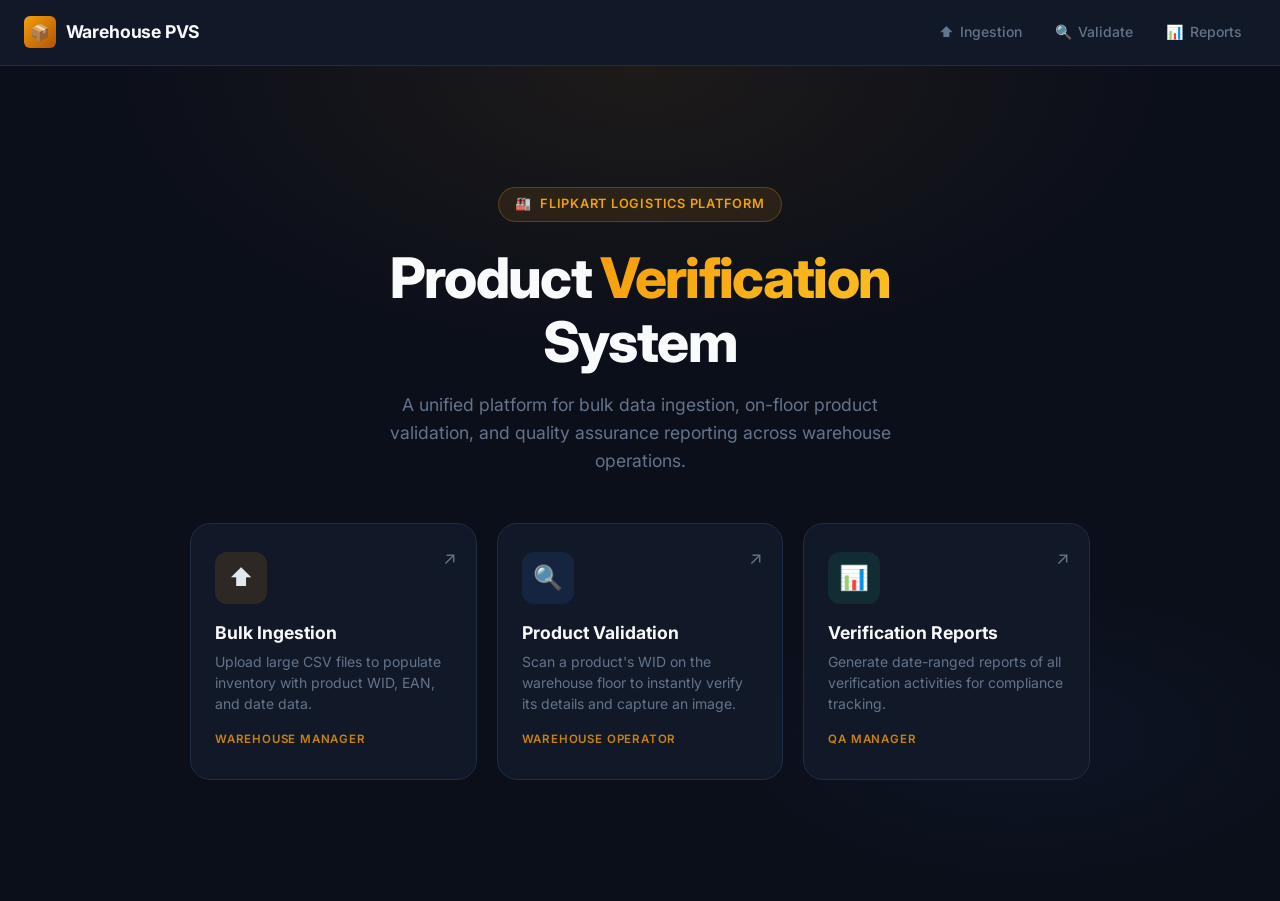
<file: frontend/index.html>
<!DOCTYPE html>
<html lang="en">
<head>
  <meta charset="UTF-8" />
  <meta name="viewport" content="width=device-width, initial-scale=1.0" />
  <title>Warehouse PVS — Product Verification System</title>
  <meta name="description" content="Flipkart Warehouse Product Verification System — manage bulk ingestion, on-floor validation, and QA reporting." />
  <link rel="preconnect" href="https://fonts.googleapis.com" />
  <link rel="preconnect" href="https://fonts.gstatic.com" crossorigin />
  <link rel="stylesheet" href="assets/css/style.css" />
  <style>
    .hero {
      min-height: calc(100vh - 65px);
      display: flex;
      align-items: center;
      justify-content: center;
      flex-direction: column;
      text-align: center;
      padding: 2rem 1rem;
      position: relative;
      overflow: hidden;
    }

    .hero::before {
      content: '';
      position: absolute;
      inset: 0;
      background:
        radial-gradient(ellipse 60% 50% at 50% 0%, rgba(245,158,11,0.08) 0%, transparent 70%),
        radial-gradient(ellipse 40% 30% at 80% 80%, rgba(59,130,246,0.05) 0%, transparent 60%);
      pointer-events: none;
    }

    .hero-badge {
      display: inline-flex;
      align-items: center;
      gap: 0.5rem;
      background: rgba(245,158,11,0.1);
      border: 1px solid rgba(245,158,11,0.25);
      color: var(--clr-accent);
      padding: 0.4rem 1rem;
      border-radius: 100px;
      font-size: 0.8rem;
      font-weight: 600;
      letter-spacing: 0.06em;
      text-transform: uppercase;
      margin-bottom: 1.5rem;
      animation: fadeIn 0.5s ease;
    }

    .hero h1 {
      font-size: clamp(2rem, 5vw, 3.5rem);
      font-weight: 800;
      line-height: 1.15;
      letter-spacing: -0.03em;
      margin-bottom: 1rem;
      animation: fadeIn 0.5s ease 0.1s both;
    }

    .hero h1 span {
      background: linear-gradient(135deg, var(--clr-accent), var(--clr-accent-glow));
      -webkit-background-clip: text;
      -webkit-text-fill-color: transparent;
      background-clip: text;
    }

    .hero-sub {
      font-size: 1.1rem;
      color: var(--clr-muted);
      max-width: 520px;
      margin-bottom: 3rem;
      animation: fadeIn 0.5s ease 0.2s both;
    }

    .hero-cards {
      display: grid;
      grid-template-columns: repeat(auto-fit, minmax(250px, 1fr));
      gap: 1.25rem;
      width: 100%;
      max-width: 900px;
      animation: fadeIn 0.5s ease 0.3s both;
    }

    .hero-card {
      background: var(--clr-surface);
      border: 1px solid var(--clr-border);
      border-radius: var(--radius-lg);
      padding: 1.75rem 1.5rem;
      text-decoration: none;
      color: inherit;
      transition: all 0.25s ease;
      text-align: left;
      position: relative;
      overflow: hidden;
      display: block;
    }

    .hero-card::before {
      content: '';
      position: absolute;
      inset: 0;
      background: linear-gradient(135deg, rgba(245,158,11,0.06), transparent);
      opacity: 0;
      transition: opacity 0.25s ease;
    }

    .hero-card:hover {
      border-color: var(--clr-accent);
      transform: translateY(-4px);
      box-shadow: 0 12px 40px rgba(0,0,0,0.4), 0 0 20px rgba(245,158,11,0.1);
    }

    .hero-card:hover::before { opacity: 1; }

    .hero-card-icon {
      width: 52px;
      height: 52px;
      border-radius: var(--radius-md);
      display: flex;
      align-items: center;
      justify-content: center;
      font-size: 1.5rem;
      margin-bottom: 1.1rem;
    }

    .icon-orange { background: rgba(245,158,11,0.12); }
    .icon-blue   { background: rgba(59,130,246,0.12); }
    .icon-green  { background: rgba(16,185,129,0.12); }

    .hero-card h3 {
      font-size: 1.1rem;
      font-weight: 700;
      margin-bottom: 0.4rem;
    }

    .hero-card p {
      font-size: 0.875rem;
      color: var(--clr-muted);
      line-height: 1.5;
    }

    .hero-card .card-role {
      display: inline-block;
      margin-top: 1rem;
      font-size: 0.72rem;
      font-weight: 600;
      letter-spacing: 0.07em;
      text-transform: uppercase;
      color: var(--clr-accent);
      opacity: 0.8;
    }

    .hero-card .card-arrow {
      position: absolute;
      top: 1.25rem;
      right: 1.25rem;
      color: var(--clr-muted);
      font-size: 1.1rem;
      transition: var(--transition);
    }

    .hero-card:hover .card-arrow {
      color: var(--clr-accent);
      transform: translate(2px, -2px);
    }

    @keyframes fadeIn {
      from { opacity: 0; transform: translateY(16px); }
      to   { opacity: 1; transform: translateY(0); }
    }
  </style>
</head>
<body>

  <!-- Topbar -->
  <nav class="wh-topbar">
    <a href="index.html" class="wh-logo">
      <div class="logo-icon">📦</div>
      <span>Warehouse PVS</span>
    </a>
    <div class="wh-nav-links">
      <a href="pages/ingestion.html" class="wh-nav-link">
        <span>⬆</span><span>Ingestion</span>
      </a>
      <a href="pages/operator.html" class="wh-nav-link">
        <span>🔍</span><span>Validate</span>
      </a>
      <a href="pages/report.html" class="wh-nav-link">
        <span>📊</span><span>Reports</span>
      </a>
    </div>
  </nav>

  <!-- Hero -->
  <main class="hero">
    <div class="hero-badge">
      <span>🏭</span> Flipkart Logistics Platform
    </div>
    <h1>Product <span>Verification</span><br/>System</h1>
    <p class="hero-sub">
      A unified platform for bulk data ingestion, on-floor product validation,
      and quality assurance reporting across warehouse operations.
    </p>
    <div class="hero-cards">
      <a href="pages/ingestion.html" class="hero-card">
        <span class="card-arrow">↗</span>
        <div class="hero-card-icon icon-orange">⬆</div>
        <h3>Bulk Ingestion</h3>
        <p>Upload large CSV files to populate inventory with product WID, EAN, and date data.</p>
        <span class="card-role">Warehouse Manager</span>
      </a>
      <a href="pages/operator.html" class="hero-card">
        <span class="card-arrow">↗</span>
        <div class="hero-card-icon icon-blue">🔍</div>
        <h3>Product Validation</h3>
        <p>Scan a product's WID on the warehouse floor to instantly verify its details and capture an image.</p>
        <span class="card-role">Warehouse Operator</span>
      </a>
      <a href="pages/report.html" class="hero-card">
        <span class="card-arrow">↗</span>
        <div class="hero-card-icon icon-green">📊</div>
        <h3>Verification Reports</h3>
        <p>Generate date-ranged reports of all verification activities for compliance tracking.</p>
        <span class="card-role">QA Manager</span>
      </a>
    </div>
  </main>

</body>
</html>
</file>
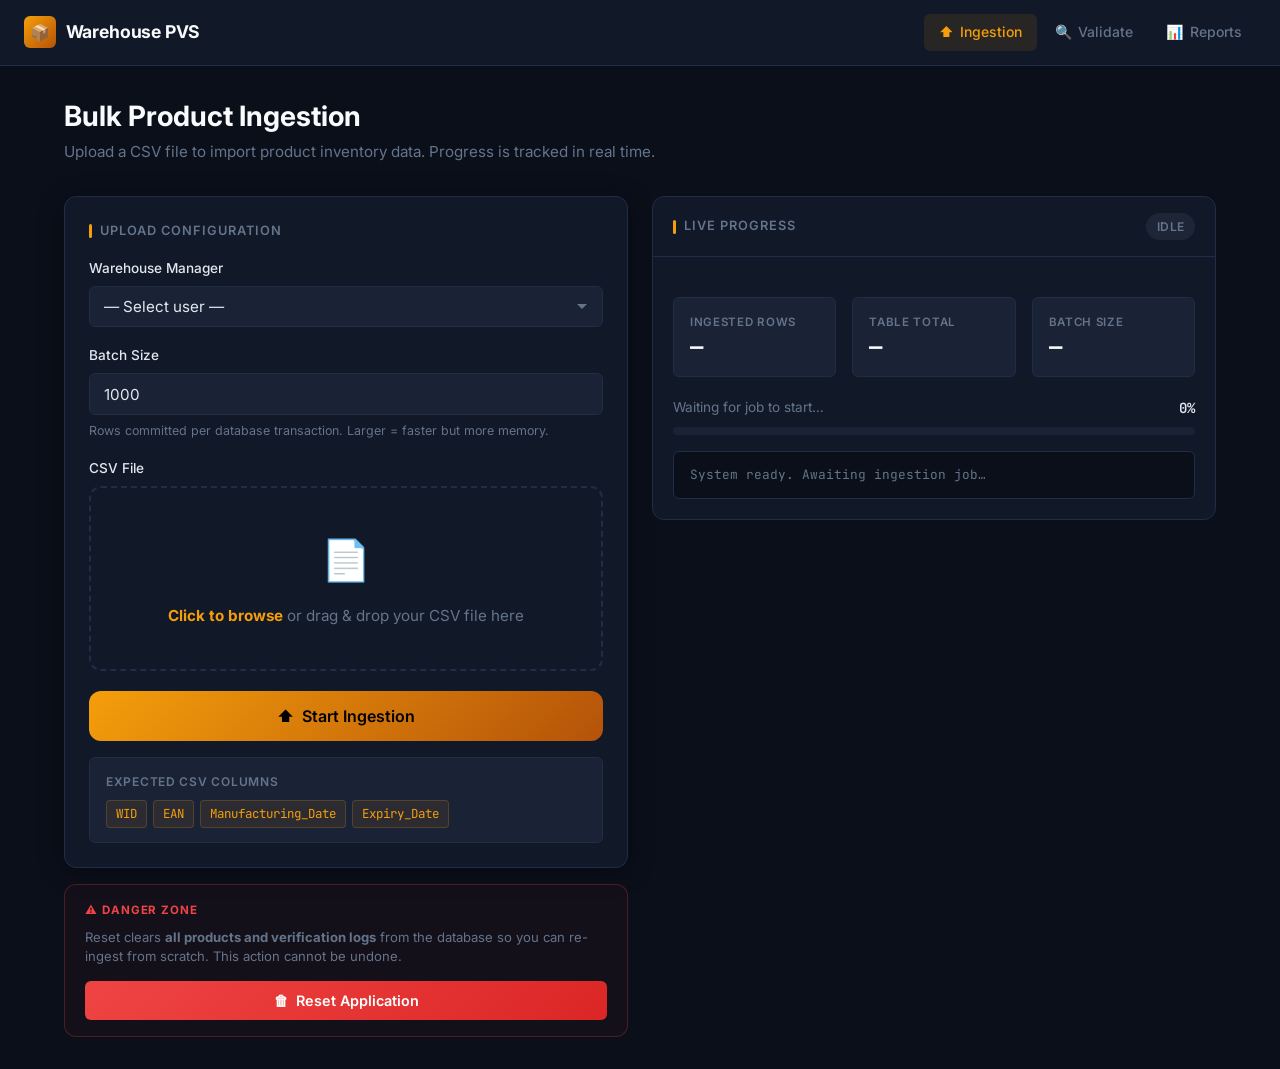
<file: frontend/pages/ingestion.html>
<!DOCTYPE html>
<html lang="en">
<head>
  <meta charset="UTF-8" />
  <meta name="viewport" content="width=device-width, initial-scale=1.0" />
  <title>Bulk Ingestion — Warehouse PVS</title>
  <meta name="description" content="Upload a CSV file to bulk-import product inventory data into the warehouse system." />
  <link rel="preconnect" href="https://fonts.googleapis.com" />
  <link rel="preconnect" href="https://fonts.gstatic.com" crossorigin />
  <link rel="stylesheet" href="../assets/css/style.css" />
  <style>
    .ingest-grid {
      display: grid;
      grid-template-columns: 1fr 1fr;
      gap: 1.5rem;
      align-items: start;
    }

    @media (max-width: 768px) {
      .ingest-grid { grid-template-columns: 1fr; }
    }

    /* Progress panel */
    .progress-panel {
      background: var(--clr-surface);
      border: 1px solid var(--clr-border);
      border-radius: var(--radius-md);
      overflow: hidden;
    }

    .progress-panel-header {
      padding: 1rem 1.25rem;
      border-bottom: 1px solid var(--clr-border);
      display: flex;
      align-items: center;
      justify-content: space-between;
    }

    .progress-panel-body {
      padding: 1.25rem;
    }

    .progress-label-row {
      display: flex;
      align-items: center;
      justify-content: space-between;
      margin-bottom: 0.5rem;
    }

    .progress-label {
      font-size: 0.85rem;
      color: var(--clr-muted);
    }

    .progress-count {
      font-size: 0.875rem;
      font-weight: 600;
      color: var(--clr-text);
      font-family: 'JetBrains Mono', monospace;
    }

    .log-stream {
      background: var(--clr-bg);
      border: 1px solid var(--clr-border);
      border-radius: var(--radius-sm);
      padding: 0.75rem 1rem;
      font-family: 'JetBrains Mono', monospace;
      font-size: 0.8rem;
      color: var(--clr-muted);
      max-height: 180px;
      overflow-y: auto;
      margin-top: 1rem;
      line-height: 1.7;
    }

    .log-stream .log-line { display: block; }
    .log-stream .log-line.success { color: var(--clr-success); }
    .log-stream .log-line.error   { color: var(--clr-danger); }
    .log-stream .log-line.info    { color: var(--clr-info); }
    .log-stream .log-line.accent  { color: var(--clr-accent); }
    .log-stream .log-line.warning { color: var(--clr-warning); }

    .batch-help {
      font-size: 0.78rem;
      color: var(--clr-muted);
      margin-top: 0.35rem;
    }

    .csv-hint {
      background: var(--clr-surface-2);
      border: 1px solid var(--clr-border);
      border-radius: var(--radius-sm);
      padding: 0.9rem 1rem;
      margin-top: 1rem;
    }

    .csv-hint-title {
      font-size: 0.75rem;
      font-weight: 600;
      color: var(--clr-muted);
      text-transform: uppercase;
      letter-spacing: 0.06em;
      margin-bottom: 0.5rem;
    }

    .csv-cols {
      display: flex;
      flex-wrap: wrap;
      gap: 0.4rem;
    }

    .csv-col-tag {
      background: rgba(245,158,11,0.08);
      border: 1px solid rgba(245,158,11,0.2);
      color: var(--clr-accent);
      border-radius: 4px;
      padding: 0.2rem 0.55rem;
      font-size: 0.78rem;
      font-family: 'JetBrains Mono', monospace;
    }

    /* Phase indicator */
    .phase-indicator {
      display: flex;
      align-items: center;
      gap: 0.5rem;
      margin-top: 0.75rem;
      padding: 0.6rem 0.9rem;
      border-radius: var(--radius-sm);
      font-size: 0.82rem;
      font-weight: 500;
      transition: all 0.3s ease;
    }

    .phase-indicator.phase-copying {
      background: rgba(59,130,246,0.08);
      border: 1px solid rgba(59,130,246,0.2);
      color: var(--clr-info);
    }

    .phase-indicator.phase-committing {
      background: rgba(245,158,11,0.08);
      border: 1px solid rgba(245,158,11,0.2);
      color: var(--clr-accent);
    }

    .phase-indicator.phase-done {
      background: rgba(16,185,129,0.08);
      border: 1px solid rgba(16,185,129,0.2);
      color: var(--clr-success);
    }

    /* Indeterminate progress bar (pulse animation) */
    .wh-progress-bar.indeterminate {
      width: 100% !important;
      background: linear-gradient(90deg, var(--clr-accent-dim), var(--clr-accent), var(--clr-accent-glow), var(--clr-accent), var(--clr-accent-dim));
      background-size: 200% 100%;
      animation: indeterminate-slide 1.8s ease infinite;
    }

    @keyframes indeterminate-slide {
      0%   { background-position: 100% 0; }
      100% { background-position: -100% 0; }
    }

    /* ---- Reset / Danger zone ---- */
    .danger-zone {
      margin-top: 1rem;
      border: 1px solid rgba(239,68,68,0.25);
      border-radius: var(--radius-md);
      background: rgba(239,68,68,0.04);
      padding: 1rem 1.25rem;
    }

    .danger-zone-title {
      font-size: 0.72rem;
      font-weight: 700;
      text-transform: uppercase;
      letter-spacing: 0.08em;
      color: var(--clr-danger);
      margin-bottom: 0.5rem;
      display: flex;
      align-items: center;
      gap: 0.4rem;
    }

    .danger-zone p {
      font-size: 0.82rem;
      color: var(--clr-muted);
      margin-bottom: 0.85rem;
      line-height: 1.5;
    }

    /* ---- Modal ---- */
    .modal-backdrop {
      position: fixed;
      inset: 0;
      background: rgba(0,0,0,0.65);
      backdrop-filter: blur(4px);
      z-index: 500;
      display: flex;
      align-items: center;
      justify-content: center;
      opacity: 0;
      pointer-events: none;
      transition: opacity 0.2s ease;
    }

    .modal-backdrop.open {
      opacity: 1;
      pointer-events: all;
    }

    .modal {
      background: var(--clr-surface);
      border: 1px solid var(--clr-border);
      border-radius: var(--radius-lg);
      padding: 2rem;
      max-width: 440px;
      width: 90%;
      box-shadow: 0 20px 60px rgba(0,0,0,0.6);
      transform: translateY(16px) scale(0.97);
      transition: transform 0.2s ease;
    }

    .modal-backdrop.open .modal {
      transform: translateY(0) scale(1);
    }

    .modal-icon {
      width: 52px;
      height: 52px;
      background: rgba(239,68,68,0.12);
      border: 1px solid rgba(239,68,68,0.25);
      border-radius: 50%;
      display: flex;
      align-items: center;
      justify-content: center;
      font-size: 1.5rem;
      margin-bottom: 1rem;
    }

    .modal h3 {
      font-size: 1.15rem;
      font-weight: 700;
      margin-bottom: 0.5rem;
    }

    .modal p {
      font-size: 0.9rem;
      color: var(--clr-muted);
      line-height: 1.6;
      margin-bottom: 1rem;
    }

    .modal-warning-box {
      background: rgba(239,68,68,0.06);
      border: 1px solid rgba(239,68,68,0.2);
      border-radius: var(--radius-sm);
      padding: 0.75rem 1rem;
      font-size: 0.82rem;
      color: #fca5a5;
      margin-bottom: 1.25rem;
      line-height: 1.5;
    }

    .modal-actions {
      display: flex;
      gap: 0.75rem;
    }

    .modal-actions .wh-btn {
      flex: 1;
    }
  </style>
</head>
<body>

  <!-- Topbar -->
  <nav class="wh-topbar">
    <a href="../index.html" class="wh-logo">
      <div class="logo-icon">📦</div>
      <span>Warehouse PVS</span>
    </a>
    <div class="wh-nav-links">
      <a href="ingestion.html" class="wh-nav-link active">
        <span>⬆</span><span>Ingestion</span>
      </a>
      <a href="operator.html" class="wh-nav-link">
        <span>🔍</span><span>Validate</span>
      </a>
      <a href="report.html" class="wh-nav-link">
        <span>📊</span><span>Reports</span>
      </a>
    </div>
  </nav>

  <main class="wh-main">
    <div class="page-header">
      <h1>Bulk Product Ingestion</h1>
      <p>Upload a CSV file to import product inventory data. Progress is tracked in real time.</p>
    </div>

    <div class="ingest-grid">
      <!-- ---- LEFT: Upload form ---- -->
      <div>
        <div class="wh-card">
          <div class="wh-card-title">Upload Configuration</div>

          <div style="margin-bottom:1.1rem;">
            <label class="wh-label" for="username">Warehouse Manager</label>
            <select class="wh-select" id="username">
              <option value="">— Select user —</option>
              <option value="manager_1">manager_1</option>
              <option value="manager_2">manager_2</option>
            </select>
          </div>

          <div style="margin-bottom:1.1rem;">
            <label class="wh-label" for="batchSize">Batch Size</label>
            <input class="wh-input" type="number" id="batchSize"
              value="1000" min="100" max="10000" step="100" />
            <p class="batch-help">Rows committed per database transaction. Larger = faster but more memory.</p>
          </div>

          <div style="margin-bottom:1.25rem;">
            <label class="wh-label">CSV File</label>
            <div class="wh-dropzone" id="dropzone">
              <input type="file" id="csvFile" accept=".csv,text/csv" />
              <span class="dz-icon">📄</span>
              <p class="dz-text"><strong>Click to browse</strong> or drag &amp; drop your CSV file here</p>
              <div class="dz-filename d-none" id="dzFilename">
                <span>✓</span><span id="dzFilenameText"></span>
              </div>
            </div>
          </div>

          <div id="formError" class="wh-alert wh-alert-error d-none" role="alert"></div>

          <button class="wh-btn wh-btn-primary wh-btn-full wh-btn-lg" id="submitBtn"
            onclick="startIngestion()">
            <span id="submitIcon">⬆</span>
            <span id="submitLabel">Start Ingestion</span>
          </button>

          <!-- CSV schema hint -->
          <div class="csv-hint">
            <div class="csv-hint-title">Expected CSV Columns</div>
            <div class="csv-cols">
              <span class="csv-col-tag">WID</span>
              <span class="csv-col-tag">EAN</span>
              <span class="csv-col-tag">Manufacturing_Date</span>
              <span class="csv-col-tag">Expiry_Date</span>
            </div>
          </div>
        </div>

        <!-- Danger Zone -->
        <div class="danger-zone">
          <div class="danger-zone-title">⚠ Danger Zone</div>
          <p>
            Reset clears <strong>all products and verification logs</strong> from the database
            so you can re-ingest from scratch. This action cannot be undone.
          </p>
          <button class="wh-btn wh-btn-danger wh-btn-full" id="resetBtn" onclick="openResetModal()">
            <span>🗑</span>
            <span>Reset Application</span>
          </button>
        </div>
      </div>

      <!-- ---- RIGHT: Progress panel ---- -->
      <div>
        <div class="progress-panel" id="progressPanel">
          <div class="progress-panel-header">
            <span class="wh-card-title" style="margin-bottom:0;">Live Progress</span>
            <span class="wh-badge wh-badge-queued" id="statusBadge">
              <span>Idle</span>
            </span>
          </div>
          <div class="progress-panel-body">

            <!-- Stats -->
            <div class="wh-stats" id="statsRow">
              <div class="wh-stat">
                <div class="wh-stat-label">Ingested Rows</div>
                <div class="wh-stat-value" id="statIngested">—</div>
              </div>
              <div class="wh-stat">
                <div class="wh-stat-label">Table Total</div>
                <div class="wh-stat-value" id="statTotal">—</div>
              </div>
              <div class="wh-stat">
                <div class="wh-stat-label">Batch Size</div>
                <div class="wh-stat-value" id="statBatch">—</div>
              </div>
            </div>

            <!-- Progress bar -->
            <div style="margin-top:1.25rem;">
              <div class="progress-label-row">
                <span class="progress-label" id="progressLabel">Waiting for job to start…</span>
                <span class="progress-count" id="progressPct">0%</span>
              </div>
              <div class="wh-progress-wrap">
                <div class="wh-progress-bar" id="progressBar" style="width:0%"></div>
              </div>
            </div>

            <!-- Phase indicator (hidden when idle) -->
            <div class="phase-indicator d-none" id="phaseIndicator"></div>

            <!-- Log stream -->
            <div class="log-stream" id="logStream">
              <span class="log-line text-muted">System ready. Awaiting ingestion job…</span>
            </div>

          </div>
        </div>
      </div>
    </div>
  </main>

  <!-- ---- Reset Confirmation Modal ---- -->
  <div class="modal-backdrop" id="resetModalBackdrop" role="dialog" aria-modal="true" aria-labelledby="resetModalTitle">
    <div class="modal">
      <div class="modal-icon">🗑</div>
      <h3 id="resetModalTitle">Reset Application</h3>
      <p>
        You are about to permanently delete <strong>all product records</strong> and
        <strong>all verification logs</strong> from the database.
      </p>
      <div class="modal-warning-box">
        ⚠ This action is <strong>irreversible</strong>. All ingested data will be lost.
        Make sure you have a backup before proceeding.
      </div>

      <div style="margin-bottom:1rem;">
        <label class="wh-label" for="resetUsername">Confirm as Warehouse Manager</label>
        <select class="wh-select" id="resetUsername">
          <option value="">— Select user —</option>
          <option value="manager_1">manager_1</option>
          <option value="manager_2">manager_2</option>
        </select>
      </div>

      <div id="resetError" class="wh-alert wh-alert-error d-none" style="margin-bottom:1rem;" role="alert"></div>

      <div class="modal-actions">
        <button class="wh-btn wh-btn-secondary" id="resetCancelBtn" onclick="closeResetModal()">Cancel</button>
        <button class="wh-btn wh-btn-danger" id="resetConfirmBtn" onclick="confirmReset()">
          <span id="resetBtnIcon">🗑</span>
          <span id="resetBtnLabel">Yes, Reset Everything</span>
        </button>
      </div>
    </div>
  </div>

  <script src="../assets/js/api.js"></script>
  <script>
    /* ---- Dropzone interactions ---- */
    const dropzone   = document.getElementById('dropzone');
    const csvInput   = document.getElementById('csvFile');
    const dzFilename = document.getElementById('dzFilename');
    const dzNameText = document.getElementById('dzFilenameText');

    csvInput.addEventListener('change', () => {
      const f = csvInput.files[0];
      if (f) {
        dzFilename.classList.remove('d-none');
        dzNameText.textContent = `${f.name} (${(f.size / 1024 / 1024).toFixed(2)} MB)`;
      }
    });

    ['dragover', 'dragenter'].forEach(ev =>
      dropzone.addEventListener(ev, e => { e.preventDefault(); dropzone.classList.add('drag-over'); })
    );
    ['dragleave', 'drop'].forEach(ev =>
      dropzone.addEventListener(ev, () => dropzone.classList.remove('drag-over'))
    );

    /* ---- State ---- */
    let pollTimer   = null;
    let currentTask = null;
    let currentUser = null;
    // Estimated total rows from file size (used for real % during 'copying' phase)
    let estimatedTotal = 0;

    /* ---- Helpers ---- */
    function setError(msg) {
      const el = document.getElementById('formError');
      if (msg) { el.textContent = '⚠ ' + msg; el.classList.remove('d-none'); }
      else      { el.classList.add('d-none'); }
    }

    function appendLog(text, cls = '') {
      const el   = document.getElementById('logStream');
      const line = document.createElement('span');
      line.className = `log-line${cls ? ' ' + cls : ''}`;
      const ts = new Date().toLocaleTimeString('en-IN');
      line.textContent = `[${ts}]  ${text}`;
      el.appendChild(line);
      el.scrollTop = el.scrollHeight;
    }

    function updateBadge(st) {
      const badge = document.getElementById('statusBadge');
      const map = {
        idle:      ['wh-badge-queued',  'Idle'],
        queued:    ['wh-badge-queued',  '⏳ Queued'],
        running:   ['wh-badge-running', '<span class="pulse"></span> Running'],
        succeeded: ['wh-badge-success', '✓ Succeeded'],
        failed:    ['wh-badge-failed',  '✗ Failed'],
      };
      const [cls, html] = map[st] ?? map.idle;
      badge.className = `wh-badge ${cls}`;
      badge.innerHTML = html;
    }

    function setProgressBar(pct, label, indeterminate = false) {
      const bar = document.getElementById('progressBar');
      if (indeterminate) {
        bar.classList.add('indeterminate');
        bar.style.width = '100%';
        document.getElementById('progressPct').textContent = '…';
      } else {
        bar.classList.remove('indeterminate');
        bar.style.width = `${pct}%`;
        document.getElementById('progressPct').textContent = `${Math.round(pct)}%`;
      }
      document.getElementById('progressLabel').textContent = label;
    }

    function setPhaseIndicator(phase) {
      const el = document.getElementById('phaseIndicator');
      const phases = {
        queued:     null,
        copying:    { cls: 'phase-copying',    icon: '📡', text: 'Phase 1 / 2 — Streaming rows into PostgreSQL (COPY)' },
        committing: { cls: 'phase-committing', icon: '⚙',  text: 'Phase 2 / 2 — Building indexes & flushing WAL to disk — please wait…' },
        done:       null,
      };
      const info = phases[phase];
      if (!info) { el.className = 'phase-indicator d-none'; return; }
      el.className = `phase-indicator ${info.cls}`;
      el.innerHTML = `<span>${info.icon}</span><span>${info.text}</span>`;
    }

    function setSubmitLoading(loading) {
      const btn   = document.getElementById('submitBtn');
      const icon  = document.getElementById('submitIcon');
      const label = document.getElementById('submitLabel');
      if (loading) {
        btn.disabled = true;
        icon.innerHTML = '<span class="wh-spinner"></span>';
        label.textContent = 'Processing…';
      } else {
        btn.disabled = false;
        icon.textContent = '⬆';
        label.textContent = 'Start Ingestion';
      }
    }

    /* Rough estimate: average row ~40 bytes (4 fields). Used only for real-% during copying. */
    function estimateRowsFromFileSize(bytes) {
      return Math.max(Math.round(bytes / 40), 1);
    }

    /* ---- Submit ---- */
    async function startIngestion() {
      setError('');
      const username  = document.getElementById('username').value;
      const batchSize = document.getElementById('batchSize').value;
      const file      = csvInput.files[0];

      if (!username) { setError('Please select a warehouse manager.'); return; }
      if (!file)     { setError('Please select a CSV file.'); return; }

      estimatedTotal = estimateRowsFromFileSize(file.size);

      setSubmitLoading(true);
      const logEl = document.getElementById('logStream');
      logEl.innerHTML = '';
      setPhaseIndicator('');
      document.getElementById('phaseIndicator').className = 'phase-indicator d-none';

      appendLog(`Starting ingestion as ${username}…`, 'info');
      appendLog(`File: ${file.name} (${(file.size/1024/1024).toFixed(2)} MB) — est. ~${estimatedTotal.toLocaleString()} rows`, 'info');
      appendLog(`Batch size: ${batchSize}`, 'info');

      const fd = new FormData();
      fd.append('username', username);
      fd.append('file', file);

      try {
        const res = await apiFetch(`/ingest?batch_size=${batchSize}`, { method: 'POST', body: fd });
        currentTask = res.task_id;
        currentUser = username;
        appendLog(`Job accepted — Task ID: ${currentTask}`, 'accent');
        updateBadge('queued');
        document.getElementById('statBatch').textContent = batchSize;
        pollStatus();
      } catch (err) {
        setError(err.message);
        appendLog(`Error: ${err.message}`, 'error');
        setSubmitLoading(false);
        updateBadge('failed');
      }
    }

    /* ---- Polling ---- */
    let _lastPhase = '';
    let _lastIngested = 0;

    async function pollStatus() {
      if (!currentTask) return;

      try {
        const job = await apiIngestStatus(currentTask, currentUser);
        const st    = job.status;
        const phase = job.phase ?? 'copying';
        const ingested = job.ingested_rows ?? 0;

        document.getElementById('statIngested').textContent =
          ingested != null ? ingested.toLocaleString() : '—';
        document.getElementById('statTotal').textContent =
          job.table_rows != null ? job.table_rows.toLocaleString() : '—';

        updateBadge(st === 'running' ? 'running' : st);

        if (st === 'queued') {
          setProgressBar(2, 'Job is queued, waiting to start…');
          if (_lastPhase !== 'queued') appendLog('Job queued, waiting for worker…');
          _lastPhase = 'queued';

        } else if (st === 'running') {
          if (phase === 'copying') {
            // Real percentage using estimated total from file size
            const pct = estimatedTotal > 0
              ? Math.min(99, Math.round((ingested / estimatedTotal) * 100))
              : Math.min(99, Math.round((ingested / 1000) * 0.05));
            setProgressBar(pct, `Streaming rows to DB… ${ingested.toLocaleString()} rows so far`);
            if (_lastPhase !== 'copying') appendLog('Phase 1 / 2: Streaming CSV rows via PostgreSQL COPY…', 'info');
            if (ingested !== _lastIngested) {
              appendLog(`Copying — ${ingested.toLocaleString()} rows streamed`, 'info');
            }
          } else if (phase === 'committing') {
            // DB is building indexes + flushing WAL — show indeterminate bar
            setProgressBar(100, 'Finalizing — building indexes & committing to disk…', true);
            if (_lastPhase !== 'committing') {
              appendLog(`Phase 2 / 2: All ${ingested.toLocaleString()} rows streamed. Building indexes & committing — this may take several minutes for large datasets.`, 'warning');
            }
          }
          _lastPhase = phase;
          _lastIngested = ingested;

        } else if (st === 'succeeded') {
          setProgressBar(100, 'Ingestion complete!');
          setPhaseIndicator('done');
          document.getElementById('phaseIndicator').className = 'phase-indicator phase-done';
          document.getElementById('phaseIndicator').innerHTML = '✓ All phases complete — data committed successfully';
          appendLog(`✓ Succeeded — ${job.ingested_rows?.toLocaleString()} rows ingested`, 'success');
          appendLog(`Total rows in table: ${job.table_rows?.toLocaleString()}`, 'success');
          setSubmitLoading(false);
          _lastPhase = '';
          _lastIngested = 0;
          return; // stop polling

        } else if (st === 'failed') {
          setProgressBar(0, 'Ingestion failed.');
          document.getElementById('phaseIndicator').className = 'phase-indicator d-none';
          appendLog(`✗ Failed: ${job.error ?? 'Unknown error'}`, 'error');
          setError(job.error ?? 'Ingestion failed.');
          setSubmitLoading(false);
          _lastPhase = '';
          _lastIngested = 0;
          return; // stop polling
        }

        // Continue polling
        pollTimer = setTimeout(pollStatus, 1500);
      } catch (err) {
        appendLog(`Polling error: ${err.message}`, 'error');
        pollTimer = setTimeout(pollStatus, 3000);
      }
    }

    /* ---- Reset Modal ---- */
    function openResetModal() {
      document.getElementById('resetError').classList.add('d-none');
      document.getElementById('resetUsername').value = '';
      const backdrop = document.getElementById('resetModalBackdrop');
      backdrop.classList.add('open');
    }

    function closeResetModal() {
      document.getElementById('resetModalBackdrop').classList.remove('open');
      setResetLoading(false);
    }

    function setResetLoading(loading) {
      const btn   = document.getElementById('resetConfirmBtn');
      const icon  = document.getElementById('resetBtnIcon');
      const label = document.getElementById('resetBtnLabel');
      btn.disabled = loading;
      if (loading) {
        icon.innerHTML = '<span class="wh-spinner"></span>';
        label.textContent = 'Resetting…';
      } else {
        icon.textContent = '🗑';
        label.textContent = 'Yes, Reset Everything';
      }
    }

    async function confirmReset() {
      const errEl    = document.getElementById('resetError');
      const username = document.getElementById('resetUsername').value;
      errEl.classList.add('d-none');

      if (!username) {
        errEl.textContent = '⚠ Please select a warehouse manager to authorize the reset.';
        errEl.classList.remove('d-none');
        return;
      }

      setResetLoading(true);
      try {
        await apiReset(username);
        closeResetModal();
        // Reset all progress UI
        document.getElementById('statIngested').textContent = '—';
        document.getElementById('statTotal').textContent    = '—';
        document.getElementById('statBatch').textContent    = '—';
        setProgressBar(0, 'Waiting for job to start…');
        document.getElementById('phaseIndicator').className = 'phase-indicator d-none';
        updateBadge('idle');
        currentTask = null;
        currentUser = null;
        _lastPhase  = '';
        _lastIngested = 0;
        if (pollTimer) { clearTimeout(pollTimer); pollTimer = null; }
        const logEl = document.getElementById('logStream');
        logEl.innerHTML = '';
        appendLog('✓ Database reset successfully. All product and verification log data cleared.', 'success');
        appendLog('You may now upload a fresh CSV file to re-ingest.', 'info');
        setSubmitLoading(false);
      } catch (err) {
        setResetLoading(false);
        errEl.textContent = '⚠ ' + err.message;
        errEl.classList.remove('d-none');
      }
    }

    /* Close modal on backdrop click */
    document.getElementById('resetModalBackdrop').addEventListener('click', function(e) {
      if (e.target === this) closeResetModal();
    });

    /* Close modal on Escape */
    document.addEventListener('keydown', e => {
      if (e.key === 'Escape') closeResetModal();
    });
  </script>
</body>
</html>
</file>
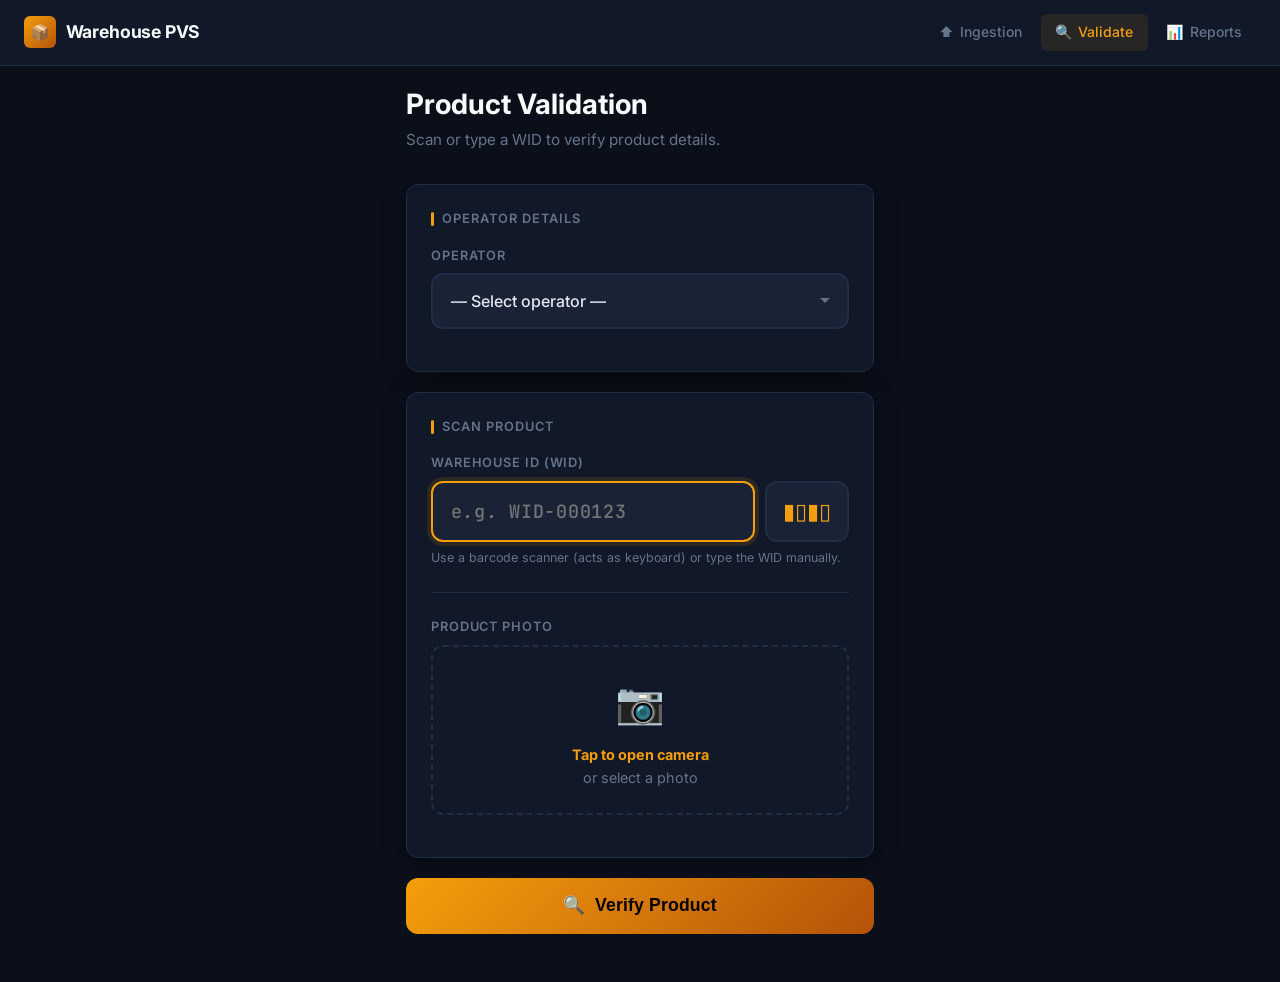
<file: frontend/pages/operator.html>
<!DOCTYPE html>
<html lang="en">
<head>
  <meta charset="UTF-8" />
  <meta name="viewport" content="width=device-width, initial-scale=1.0, maximum-scale=1.0" />
  <title>Product Validation — Warehouse PVS</title>
  <meta name="description" content="Warehouse operator product validation screen — scan WID and capture product image." />
  <link rel="preconnect" href="https://fonts.googleapis.com" />
  <link rel="preconnect" href="https://fonts.gstatic.com" crossorigin />
  <link rel="stylesheet" href="../assets/css/style.css" />
  <style>
    /* Mobile-first layout — everything stacks vertically */
    body { background: var(--clr-bg); }

    .op-wrap {
      max-width: 500px;
      margin: 0 auto;
      padding: 1.25rem 1rem 3rem;
    }

    /* Large touch-friendly inputs */
    .op-input {
      width: 100%;
      background: var(--clr-surface-2);
      border: 2px solid var(--clr-border);
      border-radius: var(--radius-md);
      color: var(--clr-text);
      padding: 1rem 1.1rem;
      font-size: 1.15rem;
      font-family: 'JetBrains Mono', monospace;
      font-weight: 500;
      transition: var(--transition);
      outline: none;
      letter-spacing: 0.04em;
    }

    .op-input:focus {
      border-color: var(--clr-accent);
      box-shadow: 0 0 0 4px rgba(245,158,11,0.12);
    }

    .op-select {
      width: 100%;
      background: var(--clr-surface-2);
      border: 2px solid var(--clr-border);
      border-radius: var(--radius-md);
      color: var(--clr-text);
      padding: 1rem 2.5rem 1rem 1.1rem;
      font-size: 1rem;
      font-family: 'Inter', sans-serif;
      font-weight: 500;
      transition: var(--transition);
      outline: none;
      appearance: none;
      background-image: url("data:image/svg+xml,%3Csvg xmlns='http://www.w3.org/2000/svg' width='12' height='8' viewBox='0 0 12 8'%3E%3Cpath fill='%2364748b' d='M1 1l5 5 5-5'/%3E%3C/svg%3E");
      background-repeat: no-repeat;
      background-position: right 1rem center;
      cursor: pointer;
    }

    .op-select:focus {
      border-color: var(--clr-accent);
      box-shadow: 0 0 0 4px rgba(245,158,11,0.12);
    }

    .op-select option { background: var(--clr-surface-2); }

    /* WID input row */
    .wid-row {
      display: flex;
      gap: 0.6rem;
      align-items: stretch;
    }

    .wid-row .op-input { flex: 1; }

    .scan-btn {
      background: var(--clr-surface-2);
      border: 2px solid var(--clr-border);
      border-radius: var(--radius-md);
      color: var(--clr-accent);
      font-size: 1.4rem;
      padding: 0 1rem;
      cursor: pointer;
      transition: var(--transition);
      display: flex;
      align-items: center;
      justify-content: center;
      flex-shrink: 0;
    }

    .scan-btn:hover { border-color: var(--clr-accent); background: rgba(245,158,11,0.08); }

    /* Camera / image capture */
    .camera-zone {
      border: 2px dashed var(--clr-border);
      border-radius: var(--radius-md);
      overflow: hidden;
      position: relative;
      cursor: pointer;
      transition: var(--transition);
      min-height: 160px;
      display: flex;
      align-items: center;
      justify-content: center;
      flex-direction: column;
      gap: 0.5rem;
      text-align: center;
      padding: 1.5rem;
    }

    .camera-zone:hover { border-color: var(--clr-accent); background: rgba(245,158,11,0.04); }
    .camera-zone.has-image { border-style: solid; border-color: var(--clr-success); padding: 0; }

    .camera-zone input[type="file"] {
      position: absolute;
      inset: 0;
      opacity: 0;
      cursor: pointer;
      width: 100%;
      height: 100%;
    }

    .camera-zone img {
      width: 100%;
      max-height: 240px;
      object-fit: cover;
      display: block;
      border-radius: calc(var(--radius-md) - 2px);
    }

    .camera-zone .cam-overlay {
      position: absolute;
      bottom: 0.6rem;
      right: 0.6rem;
      background: rgba(0,0,0,0.6);
      border: 1px solid rgba(255,255,255,0.1);
      border-radius: var(--radius-sm);
      padding: 0.3rem 0.6rem;
      font-size: 0.75rem;
      color: #fff;
      backdrop-filter: blur(4px);
      pointer-events: none;
    }

    .cam-icon { font-size: 2.5rem; }
    .cam-text { font-size: 0.9rem; color: var(--clr-muted); }
    .cam-text strong { color: var(--clr-accent); }

    /* Submit button — big & accessible */
    .op-submit {
      width: 100%;
      padding: 1.1rem;
      font-size: 1.1rem;
      font-weight: 700;
      border-radius: var(--radius-md);
      background: linear-gradient(135deg, var(--clr-accent), var(--clr-accent-dim));
      color: #000;
      border: none;
      cursor: pointer;
      transition: var(--transition);
      display: flex;
      align-items: center;
      justify-content: center;
      gap: 0.6rem;
      letter-spacing: 0.01em;
    }

    .op-submit:hover:not(:disabled) {
      box-shadow: 0 0 24px rgba(245,158,11,0.35);
      transform: translateY(-2px);
    }

    .op-submit:disabled { opacity: 0.5; cursor: not-allowed; transform: none; }

    /* Result card */
    .result-card { animation: slideUp 0.35s ease; }

    .result-ean-wrap {
      background: var(--clr-bg);
      border-radius: var(--radius-sm);
      padding: 0.75rem 1rem;
      font-family: 'JetBrains Mono', monospace;
      font-size: 1.3rem;
      font-weight: 700;
      letter-spacing: 0.05em;
      color: var(--clr-heading);
      word-break: break-all;
    }

    .expiry-warn {
      background: rgba(239,68,68,0.08);
      border: 1px solid rgba(239,68,68,0.25);
      border-radius: var(--radius-sm);
      padding: 0.65rem 1rem;
      color: #fca5a5;
      font-size: 0.875rem;
      display: flex;
      align-items: center;
      gap: 0.5rem;
    }

    .expiry-ok {
      background: rgba(16,185,129,0.08);
      border: 1px solid rgba(16,185,129,0.25);
      border-radius: var(--radius-sm);
      padding: 0.65rem 1rem;
      color: #6ee7b7;
      font-size: 0.875rem;
      display: flex;
      align-items: center;
      gap: 0.5rem;
    }

    /* Field spacing */
    .field-group { margin-bottom: 1.1rem; }
    .op-label {
      display: block;
      font-size: 0.8rem;
      font-weight: 600;
      text-transform: uppercase;
      letter-spacing: 0.07em;
      color: var(--clr-muted);
      margin-bottom: 0.45rem;
    }

    /* Section divider */
    .section-sep {
      border: none;
      border-top: 1px solid var(--clr-border);
      margin: 1.5rem 0;
    }

    /* Mobile topbar: simplified */
    @media (max-width: 480px) {
      .wh-nav-link span:last-child { display: none; }
    }
  </style>
</head>
<body>

  <!-- Topbar -->
  <nav class="wh-topbar">
    <a href="../index.html" class="wh-logo">
      <div class="logo-icon">📦</div>
      <span>Warehouse PVS</span>
    </a>
    <div class="wh-nav-links">
      <a href="ingestion.html" class="wh-nav-link"><span>⬆</span><span>Ingestion</span></a>
      <a href="operator.html" class="wh-nav-link active"><span>🔍</span><span>Validate</span></a>
      <a href="report.html" class="wh-nav-link"><span>📊</span><span>Reports</span></a>
    </div>
  </nav>

  <main class="op-wrap">
    <div class="page-header">
      <h1>Product Validation</h1>
      <p>Scan or type a WID to verify product details.</p>
    </div>

    <!-- ---- Form ---- -->
    <div class="wh-card" style="margin-bottom:1.25rem;">
      <div class="wh-card-title">Operator Details</div>

      <div class="field-group">
        <label class="op-label" for="opUsername">Operator</label>
        <select class="op-select" id="opUsername">
          <option value="">— Select operator —</option>
          <option value="operator_1">operator_1</option>
          <option value="operator_2">operator_2</option>
          <option value="operator_3">operator_3</option>
          <option value="operator_4">operator_4</option>
          <option value="operator_5">operator_5</option>
          <option value="operator_6">operator_6</option>
        </select>
      </div>
    </div>

    <div class="wh-card" style="margin-bottom:1.25rem;">
      <div class="wh-card-title">Scan Product</div>

      <div class="field-group">
        <label class="op-label" for="widInput">Warehouse ID (WID)</label>
        <div class="wid-row">
          <input class="op-input" type="text" id="widInput"
            placeholder="e.g. WID-000123"
            autocomplete="off" autocorrect="off" spellcheck="false"
            inputmode="text" />
          <button class="scan-btn" title="Focus to type / scan barcode" aria-label="Scan barcode"
            onclick="document.getElementById('widInput').focus()">
            ▮▯▮▯
          </button>
        </div>
        <p style="font-size:0.78rem;color:var(--clr-muted);margin-top:0.4rem;">
          Use a barcode scanner (acts as keyboard) or type the WID manually.
        </p>
      </div>

      <hr class="section-sep" />

      <div class="field-group">
        <label class="op-label">Product Photo</label>
        <div class="camera-zone" id="cameraZone">
          <input type="file" id="productImage"
            accept="image/*" capture="environment"
            onchange="handleImageSelect(event)" />
          <span class="cam-icon">📷</span>
          <p class="cam-text"><strong>Tap to open camera</strong><br/>or select a photo</p>
        </div>
      </div>
    </div>

    <div id="formError" class="wh-alert wh-alert-error d-none" style="margin-bottom:1rem;" role="alert"></div>

    <button class="op-submit" id="validateBtn" onclick="validateProduct()">
      <span id="validateIcon">🔍</span>
      <span id="validateLabel">Verify Product</span>
    </button>

    <!-- ---- Result ---- -->
    <div id="resultSection" class="d-none" style="margin-top:1.5rem;">
      <div class="wh-card result-card" id="resultCard">
        <div class="wh-card-title">Verification Result</div>

        <div class="field-group">
          <div class="op-label">EAN (Barcode ID)</div>
          <div class="result-ean-wrap" id="resEAN">—</div>
        </div>

        <div style="display:grid;grid-template-columns:1fr 1fr;gap:0.9rem;margin-bottom:1rem;">
          <div>
            <div class="op-label">Manufacturing Date</div>
            <div style="font-size:1rem;font-weight:600;font-family:'JetBrains Mono',monospace;color:var(--clr-heading);" id="resMfgDate">—</div>
          </div>
          <div>
            <div class="op-label">Expiry Date</div>
            <div style="font-size:1rem;font-weight:600;font-family:'JetBrains Mono',monospace;color:var(--clr-heading);" id="resExpDate">—</div>
          </div>
        </div>

        <div id="expiryStatus" style="margin-bottom:1rem;"></div>

        <div style="border-top:1px solid var(--clr-border);padding-top:0.9rem;">
          <div class="op-label">Verified At</div>
          <div style="font-size:0.875rem;color:var(--clr-muted);font-family:'JetBrains Mono',monospace;" id="resVerifiedAt">—</div>
        </div>

        <div style="border-top:1px solid var(--clr-border);padding-top:0.9rem;margin-top:0.75rem;">
          <div class="op-label">Log Entry ID</div>
          <div style="font-size:0.875rem;color:var(--clr-muted);font-family:'JetBrains Mono',monospace;" id="resLogId">—</div>
        </div>
      </div>

      <button class="op-submit" style="margin-top:1rem;background:var(--clr-surface-2);color:var(--clr-text);border:2px solid var(--clr-border);"
        onclick="resetForm()">
        ↩ Validate Another Product
      </button>
    </div>
  </main>

  <script src="../assets/js/api.js"></script>
  <script>
    /* ---- Image preview ---- */
    function handleImageSelect(evt) {
      const file = evt.target.files[0];
      if (!file) return;

      const zone = document.getElementById('cameraZone');
      zone.classList.add('has-image');

      // Remove old content
      zone.querySelectorAll('.cam-icon, .cam-text').forEach(el => el.remove());

      // Show preview
      let img = zone.querySelector('img');
      if (!img) {
        img = document.createElement('img');
        zone.insertBefore(img, zone.querySelector('input'));
      }
      img.src = URL.createObjectURL(file);
      img.alt = 'Product image preview';

      // Overlay
      let overlay = zone.querySelector('.cam-overlay');
      if (!overlay) {
        overlay = document.createElement('div');
        overlay.className = 'cam-overlay';
        zone.appendChild(overlay);
      }
      overlay.textContent = '✎ Change photo';
    }

    /* ---- Submit ---- */
    function setLoading(on) {
      const btn   = document.getElementById('validateBtn');
      const icon  = document.getElementById('validateIcon');
      const label = document.getElementById('validateLabel');
      btn.disabled = on;
      if (on) {
        icon.innerHTML = '<span class="wh-spinner"></span>';
        label.textContent = 'Verifying…';
      } else {
        icon.textContent = '🔍';
        label.textContent = 'Verify Product';
      }
    }

    function setError(msg) {
      const el = document.getElementById('formError');
      if (msg) { el.textContent = '⚠ ' + msg; el.classList.remove('d-none'); }
      else      { el.classList.add('d-none'); }
    }

    async function validateProduct() {
      setError('');
      const username = document.getElementById('opUsername').value;
      const wid      = document.getElementById('widInput').value.trim();
      const file     = document.getElementById('productImage').files[0];

      if (!username)  { setError('Please select an operator.'); return; }
      if (!wid)       { setError('Please enter or scan a WID.'); return; }
      if (!file)      { setError('Please capture a product photo.'); return; }

      setLoading(true);
      document.getElementById('resultSection').classList.add('d-none');

      const fd = new FormData();
      fd.append('wid', wid);
      fd.append('username', username);
      fd.append('file', file);

      try {
        const data = await apiValidateProduct(fd);
        renderResult(data);
      } catch (err) {
        setError(err.message);
      } finally {
        setLoading(false);
      }
    }

    function renderResult(d) {
      document.getElementById('resEAN').textContent     = d.ean ?? '—';
      document.getElementById('resMfgDate').textContent = fmtDate(d.manufacturing_date);
      document.getElementById('resExpDate').textContent = fmtDate(d.expiry_date);
      document.getElementById('resVerifiedAt').textContent = fmtDateTime(d.verified_at);
      document.getElementById('resLogId').textContent   = d.verification_log_id ?? '—';

      // Expiry color coding
      const days = daysUntilExpiry(d.expiry_date);
      const el   = document.getElementById('expiryStatus');
      if (days === null) {
        el.innerHTML = '';
      } else if (days < 0) {
        el.innerHTML = `<div class="expiry-warn">⚠ Product EXPIRED ${Math.abs(days)} days ago</div>`;
      } else if (days <= 30) {
        el.innerHTML = `<div class="expiry-warn">⚠ Expires in ${days} day${days !== 1 ? 's' : ''} — review required</div>`;
      } else {
        el.innerHTML = `<div class="expiry-ok">✓ Valid — expires in ${days} days</div>`;
      }

      document.getElementById('resultSection').classList.remove('d-none');
      document.getElementById('resultSection').scrollIntoView({ behavior: 'smooth', block: 'start' });
    }

    /* ---- Reset ---- */
    function resetForm() {
      document.getElementById('widInput').value = '';
      document.getElementById('productImage').value = '';
      document.getElementById('resultSection').classList.add('d-none');
      setError('');

      // Reset camera zone
      const zone = document.getElementById('cameraZone');
      zone.classList.remove('has-image');
      zone.querySelector('img')?.remove();
      zone.querySelector('.cam-overlay')?.remove();
      zone.insertAdjacentHTML('beforeend', `
        <span class="cam-icon">📷</span>
        <p class="cam-text"><strong>Tap to open camera</strong><br/>or select a photo</p>
      `);

      window.scrollTo({ top: 0, behavior: 'smooth' });
      document.getElementById('widInput').focus();
    }

    /* ---- Auto-focus WID on page load (great for barcode scanners) ---- */
    window.addEventListener('DOMContentLoaded', () => {
      document.getElementById('widInput').focus();
    });

    /* ---- Allow Enter on WID field to submit ---- */
    document.addEventListener('DOMContentLoaded', () => {
      document.getElementById('widInput').addEventListener('keydown', (e) => {
        if (e.key === 'Enter') validateProduct();
      });
    });
  </script>
</body>
</html>
</file>
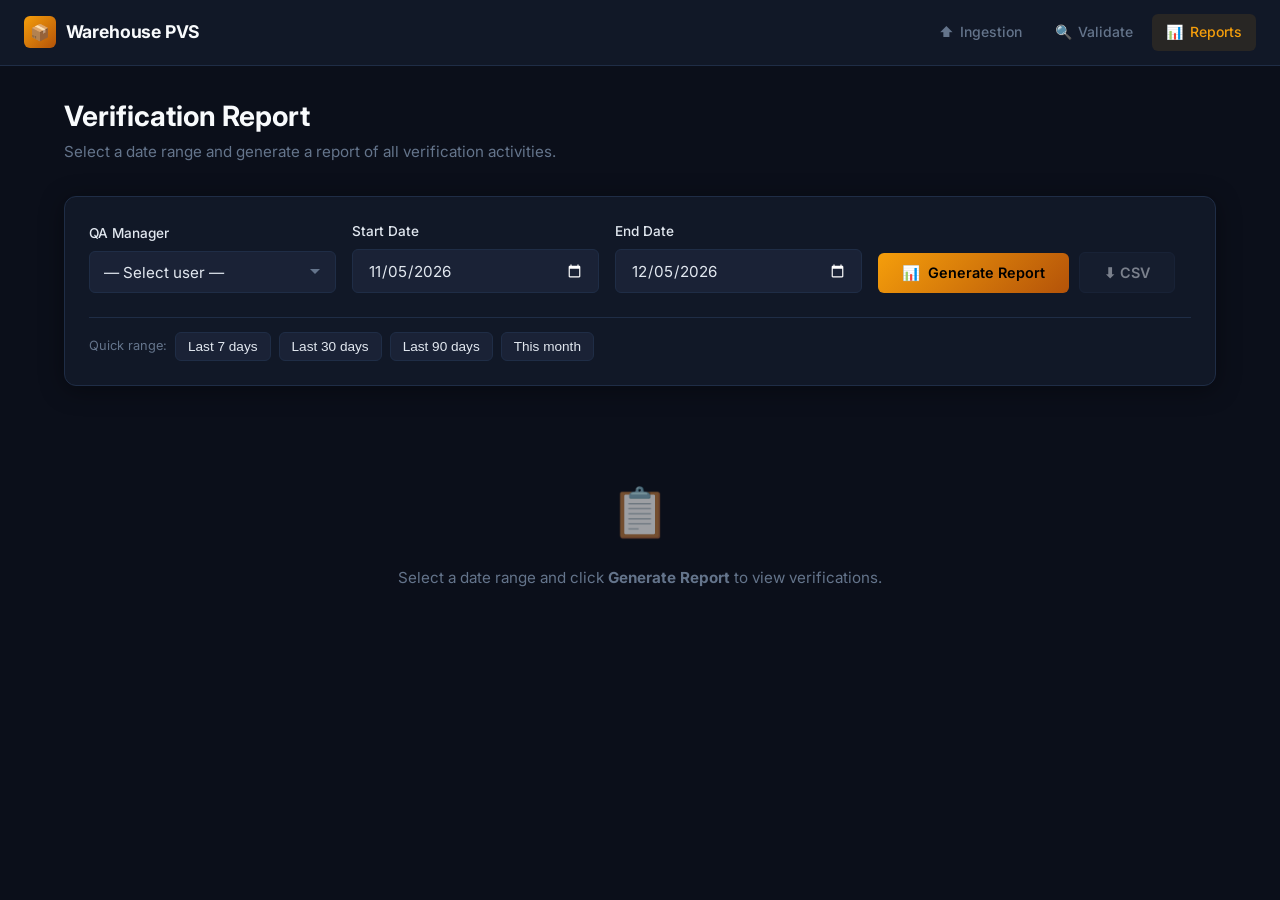
<file: frontend/pages/report.html>
<!DOCTYPE html>
<html lang="en">
<head>
  <meta charset="UTF-8" />
  <meta name="viewport" content="width=device-width, initial-scale=1.0" />
  <title>Verification Report — Warehouse PVS</title>
  <meta name="description" content="Generate date-range verification reports for quality assurance managers." />
  <link rel="preconnect" href="https://fonts.googleapis.com" />
  <link rel="preconnect" href="https://fonts.gstatic.com" crossorigin />
  <link rel="stylesheet" href="../assets/css/style.css" />
  <style>
    .report-controls {
      display: grid;
      grid-template-columns: 1fr 1fr 1fr auto auto;
      gap: 1rem;
      align-items: end;
      margin-bottom: 1.5rem;
    }

    @media (max-width: 900px) {
      .report-controls {
        grid-template-columns: 1fr 1fr;
      }
      .report-controls .ctrl-span-full {
        grid-column: 1 / -1;
      }
    }

    @media (max-width: 560px) {
      .report-controls {
        grid-template-columns: 1fr;
      }
    }

    /* Date input styled like wh-input */
    input[type="date"].wh-input {
      color-scheme: dark;
    }

    /* Summary bar */
    .summary-bar {
      display: flex;
      align-items: center;
      justify-content: space-between;
      flex-wrap: wrap;
      gap: 0.75rem;
      margin-bottom: 1rem;
    }

    .summary-count {
      font-size: 0.9rem;
      color: var(--clr-muted);
    }

    .summary-count strong {
      color: var(--clr-heading);
      font-family: 'JetBrains Mono', monospace;
    }

    /* Table scroll container with fixed max-height */
    .table-scroll {
      max-height: 520px;
      overflow-y: auto;
      border-radius: var(--radius-md);
      border: 1px solid var(--clr-border);
    }

    .wh-table thead th {
      position: sticky;
      top: 0;
      z-index: 2;
      background: var(--clr-surface-2);
    }

    /* Empty / loading states */
    .empty-state {
      text-align: center;
      padding: 4rem 1rem;
      color: var(--clr-muted);
    }

    .empty-state .empty-icon {
      font-size: 3rem;
      display: block;
      margin-bottom: 1rem;
      opacity: 0.6;
    }

    .empty-state p { font-size: 0.95rem; }

    /* Row number column */
    .row-num { color: var(--clr-muted); font-size: 0.8rem; }

    .table-image-link {
      color: var(--clr-info);
      font-size: 0.8rem;
      text-decoration: none;
    }

    .table-image-link:hover { color: var(--clr-accent); }

    /* Skeleton loader rows */
    @keyframes skeletonPulse {
      0%, 100% { opacity: 0.4; }
      50%       { opacity: 0.8; }
    }

    .skeleton-row td {
      animation: skeletonPulse 1.4s ease infinite;
    }

    .skeleton-cell {
      display: inline-block;
      height: 14px;
      border-radius: 3px;
      background: var(--clr-border);
    }

    /* Loading overlay */
    #loadingOverlay {
      text-align: center;
      padding: 3rem 1rem;
      color: var(--clr-muted);
      display: flex;
      flex-direction: column;
      align-items: center;
      gap: 0.75rem;
    }

    .report-date-range-display {
      font-size: 0.8rem;
      color: var(--clr-muted);
      font-family: 'JetBrains Mono', monospace;
    }
  </style>
</head>
<body>

  <!-- Topbar -->
  <nav class="wh-topbar">
    <a href="../index.html" class="wh-logo">
      <div class="logo-icon">📦</div>
      <span>Warehouse PVS</span>
    </a>
    <div class="wh-nav-links">
      <a href="ingestion.html" class="wh-nav-link"><span>⬆</span><span>Ingestion</span></a>
      <a href="operator.html" class="wh-nav-link"><span>🔍</span><span>Validate</span></a>
      <a href="report.html" class="wh-nav-link active"><span>📊</span><span>Reports</span></a>
    </div>
  </nav>

  <main class="wh-main">
    <div class="page-header">
      <h1>Verification Report</h1>
      <p>Select a date range and generate a report of all verification activities.</p>
    </div>

    <!-- Controls -->
    <div class="wh-card" style="margin-bottom:1.5rem;">
      <div class="report-controls">
        <div>
          <label class="wh-label" for="qaUsername">QA Manager</label>
          <select class="wh-select" id="qaUsername">
            <option value="">— Select user —</option>
            <option value="qa_1">qa_1</option>
            <option value="qa_2">qa_2</option>
          </select>
        </div>

        <div>
          <label class="wh-label" for="startDate">Start Date</label>
          <input class="wh-input" type="date" id="startDate" />
        </div>

        <div>
          <label class="wh-label" for="endDate">End Date</label>
          <input class="wh-input" type="date" id="endDate" />
        </div>

        <div class="ctrl-span-full" style="display:flex;gap:0.6rem;align-items:flex-end;">
          <button class="wh-btn wh-btn-primary" id="generateBtn" onclick="generateReport()" style="flex:1;">
            <span id="genIcon">📊</span>
            <span id="genLabel">Generate Report</span>
          </button>
          <button class="wh-btn wh-btn-secondary" id="downloadBtn"
            onclick="downloadCSV()" title="Download full report as CSV" disabled>
            ⬇ CSV
          </button>
        </div>
      </div>

      <div id="ctrlError" class="wh-alert wh-alert-error d-none" role="alert"></div>

      <!-- Quick range shortcuts -->
      <div style="display:flex;flex-wrap:wrap;gap:0.5rem;margin-top:0.9rem;padding-top:0.9rem;border-top:1px solid var(--clr-border);">
        <span style="font-size:0.8rem;color:var(--clr-muted);align-self:center;">Quick range:</span>
        <button class="wh-page-btn" onclick="setRange(7)">Last 7 days</button>
        <button class="wh-page-btn" onclick="setRange(30)">Last 30 days</button>
        <button class="wh-page-btn" onclick="setRange(90)">Last 90 days</button>
        <button class="wh-page-btn" onclick="setThisMonth()">This month</button>
      </div>
    </div>

    <!-- Results -->
    <div id="resultsSection">

      <!-- Empty prompt -->
      <div class="empty-state" id="emptyPrompt">
        <span class="empty-icon">📋</span>
        <p>Select a date range and click <strong>Generate Report</strong> to view verifications.</p>
      </div>

      <!-- Loading -->
      <div id="loadingOverlay" class="d-none">
        <span class="wh-spinner" style="width:32px;height:32px;border-width:3px;color:var(--clr-accent);"></span>
        <span>Loading report…</span>
      </div>

      <!-- Report output -->
      <div id="reportOutput" class="d-none">

        <!-- Summary bar -->
        <div class="summary-bar">
          <div>
            <div class="summary-count">
              Showing <strong id="showingFrom">—</strong>–<strong id="showingTo">—</strong>
              of <strong id="totalCount">—</strong> verifications
            </div>
            <div class="report-date-range-display" id="dateRangeDisplay"></div>
          </div>
          <div style="display:flex;gap:0.5rem;align-items:center;">
            <span id="pageInfo" class="summary-count"></span>
          </div>
        </div>

        <!-- Scrollable table -->
        <div class="table-scroll">
          <table class="wh-table" id="reportTable">
            <thead>
              <tr>
                <th>#</th>
                <th>Log ID</th>
                <th>WID</th>
                <th>Operator</th>
                <th>Verified At</th>
                <th>Image</th>
              </tr>
            </thead>
            <tbody id="reportBody"></tbody>
          </table>
        </div>

        <!-- Pagination -->
        <div class="wh-pagination" id="paginationBar" style="margin-top:1rem;">
          <div class="wh-pagination-info" id="paginationInfo"></div>
          <div class="wh-pagination-btns" id="paginationBtns"></div>
        </div>
      </div>

    </div>
  </main>

  <script src="../assets/js/api.js"></script>
  <script>
    const PAGE_SIZE = 25;
    let allData   = [];
    let currentPg = 1;
    let totalPgs  = 1;

    /* ---- Date helpers ---- */
    function todayStr() {
      return new Date().toISOString().split('T')[0];
    }

    function daysAgoStr(n) {
      const d = new Date();
      d.setDate(d.getDate() - n);
      return d.toISOString().split('T')[0];
    }

    function setRange(days) {
      document.getElementById('startDate').value = daysAgoStr(days);
      document.getElementById('endDate').value   = todayStr();
    }

    function setThisMonth() {
      const now = new Date();
      const y = now.getFullYear();
      const m = String(now.getMonth() + 1).padStart(2, '0');
      document.getElementById('startDate').value = `${y}-${m}-01`;
      document.getElementById('endDate').value   = todayStr();
    }

    /* ---- Initialize defaults ---- */
    window.addEventListener('DOMContentLoaded', () => {
      setRange(30); // default to last 30 days
    });

    /* ---- UI helpers ---- */
    function setError(msg) {
      const el = document.getElementById('ctrlError');
      if (msg) { el.textContent = '⚠ ' + msg; el.classList.remove('d-none'); }
      else      { el.classList.add('d-none'); }
    }

    function setGenLoading(on) {
      const btn   = document.getElementById('generateBtn');
      const icon  = document.getElementById('genIcon');
      const label = document.getElementById('genLabel');
      btn.disabled = on;
      icon.innerHTML = on ? '<span class="wh-spinner" style="color:#000;"></span>' : '📊';
      label.textContent = on ? 'Loading…' : 'Generate Report';
    }

    function showState(state) {
      document.getElementById('emptyPrompt').classList.add('d-none');
      document.getElementById('loadingOverlay').classList.add('d-none');
      document.getElementById('reportOutput').classList.add('d-none');
      if (state === 'empty')   document.getElementById('emptyPrompt').classList.remove('d-none');
      if (state === 'loading') document.getElementById('loadingOverlay').classList.remove('d-none');
      if (state === 'report')  document.getElementById('reportOutput').classList.remove('d-none');
    }

    /* ---- Generate ---- */
    async function generateReport() {
      setError('');
      const username  = document.getElementById('qaUsername').value;
      const startDate = document.getElementById('startDate').value;
      const endDate   = document.getElementById('endDate').value;

      if (!username)  { setError('Please select a QA manager.'); return; }
      if (!startDate) { setError('Please select a start date.'); return; }
      if (!endDate)   { setError('Please select an end date.'); return; }
      if (startDate > endDate) { setError('Start date must be before or equal to end date.'); return; }

      setGenLoading(true);
      showState('loading');

      try {
        const res = await apiGetReport(startDate, endDate, username);
        allData   = res.verifications ?? [];
        currentPg = 1;
        totalPgs  = Math.max(1, Math.ceil(allData.length / PAGE_SIZE));

        document.getElementById('totalCount').textContent = res.total_verifications ?? allData.length;
        document.getElementById('dateRangeDisplay').textContent = `${fmtDate(startDate)} → ${fmtDate(endDate)}`;
        document.getElementById('downloadBtn').disabled = allData.length === 0;

        renderPage(1);
        showState('report');
      } catch (err) {
        setError(err.message);
        showState('empty');
      } finally {
        setGenLoading(false);
      }
    }

    /* ---- Render page ---- */
    function renderPage(pg) {
      currentPg = pg;
      const start  = (pg - 1) * PAGE_SIZE;
      const end    = Math.min(start + PAGE_SIZE, allData.length);
      const slice  = allData.slice(start, end);

      document.getElementById('showingFrom').textContent = allData.length ? start + 1 : 0;
      document.getElementById('showingTo').textContent   = end;

      const tbody = document.getElementById('reportBody');
      tbody.innerHTML = '';

      if (allData.length === 0) {
        tbody.innerHTML = `
          <tr>
            <td colspan="6" style="text-align:center;padding:2.5rem;color:var(--clr-muted);">
              No verification activities found for this date range.
            </td>
          </tr>`;
      } else {
        slice.forEach((row, i) => {
          const globalIdx = start + i + 1;
          const tr = document.createElement('tr');
          tr.innerHTML = `
            <td class="row-num">${globalIdx}</td>
            <td class="mono" style="font-size:0.82rem;color:var(--clr-muted);">${row.id}</td>
            <td class="mono" style="font-weight:600;color:var(--clr-heading);">${escHtml(row.wid ?? '—')}</td>
            <td>${escHtml(row.operator_username ?? '—')}</td>
            <td style="white-space:nowrap;font-size:0.85rem;">${fmtDateTime(row.verified_at)}</td>
            <td>
              ${row.image_path
                ? `<a class="table-image-link" href="/uploads/${row.image_path.replace(/^.*validations[/\\]/, '')}"
                       target="_blank" rel="noopener">📎 View</a>`
                : '<span style="color:var(--clr-muted);font-size:0.8rem;">—</span>'}
            </td>
          `;
          tbody.appendChild(tr);
        });
      }

      renderPagination();
    }

    /* ---- Pagination ---- */
    function renderPagination() {
      totalPgs = Math.max(1, Math.ceil(allData.length / PAGE_SIZE));
      const info = document.getElementById('paginationInfo');
      const btns = document.getElementById('paginationBtns');

      info.textContent = `Page ${currentPg} of ${totalPgs}`;
      btns.innerHTML   = '';

      const addBtn = (label, pg, active = false, disabled = false) => {
        const b = document.createElement('button');
        b.className = `wh-page-btn${active ? ' active' : ''}`;
        b.textContent = label;
        b.disabled = disabled;
        if (!disabled && !active) b.addEventListener('click', () => renderPage(pg));
        btns.appendChild(b);
      };

      addBtn('‹ Prev', currentPg - 1, false, currentPg <= 1);

      // Page number buttons (show up to 7)
      const winHalf = 3;
      let pgStart = Math.max(1, currentPg - winHalf);
      let pgEnd   = Math.min(totalPgs, currentPg + winHalf);

      if (pgStart > 1) { addBtn('1', 1); if (pgStart > 2) { const e = document.createElement('span'); e.style.cssText = 'padding:0 4px;color:var(--clr-muted);font-size:0.85rem;'; e.textContent = '…'; btns.appendChild(e); } }
      for (let p = pgStart; p <= pgEnd; p++) addBtn(p, p, p === currentPg);
      if (pgEnd < totalPgs) { if (pgEnd < totalPgs - 1) { const e = document.createElement('span'); e.style.cssText = 'padding:0 4px;color:var(--clr-muted);font-size:0.85rem;'; e.textContent = '…'; btns.appendChild(e); } addBtn(totalPgs, totalPgs); }

      addBtn('Next ›', currentPg + 1, false, currentPg >= totalPgs);
    }

    /* ---- CSV Download ---- */
    function downloadCSV() {
      if (!allData.length) return;

      const header = ['Log ID', 'WID', 'Operator', 'Verified At', 'Image Path'];
      const rows = allData.map(r => [
        r.id,
        r.wid ?? '',
        r.operator_username ?? '',
        r.verified_at ?? '',
        r.image_path ?? '',
      ].map(v => `"${String(v).replace(/"/g, '""')}"`));

      const csv = [header, ...rows].map(r => r.join(',')).join('\r\n');
      const blob = new Blob([csv], { type: 'text/csv;charset=utf-8;' });
      const url  = URL.createObjectURL(blob);

      const startDate = document.getElementById('startDate').value;
      const endDate   = document.getElementById('endDate').value;
      const filename  = `verification_report_${startDate}_to_${endDate}.csv`;

      const a = document.createElement('a');
      a.href = url;
      a.download = filename;
      a.click();
      URL.revokeObjectURL(url);
    }

    /* ---- Sanitize ---- */
    function escHtml(s) {
      return String(s)
        .replace(/&/g, '&amp;')
        .replace(/</g, '&lt;')
        .replace(/>/g, '&gt;')
        .replace(/"/g, '&quot;');
    }
  </script>
</body>
</html>
</file>
<file: frontend/assets/css/style.css>
/* ============================================================
   FLIPKART WAREHOUSE — Design System
   Dark navy + amber accent, Bootstrap 5 augmentation
   ============================================================ */

@import url('https://fonts.googleapis.com/css2?family=Inter:wght@300;400;500;600;700&family=JetBrains+Mono:wght@400;500&display=swap');

/* ---------- CSS Variables ---------- */
:root {
  --clr-bg:         #0b0f1a;
  --clr-surface:    #111827;
  --clr-surface-2:  #1a2236;
  --clr-border:     #1f2d46;
  --clr-accent:     #f59e0b;
  --clr-accent-dim: #b45309;
  --clr-accent-glow:#fbbf24;
  --clr-success:    #10b981;
  --clr-danger:     #ef4444;
  --clr-warning:    #f59e0b;
  --clr-info:       #3b82f6;
  --clr-text:       #e2e8f0;
  --clr-muted:      #64748b;
  --clr-heading:    #f8fafc;
  --radius-sm:      6px;
  --radius-md:      12px;
  --radius-lg:      20px;
  --shadow-glow:    0 0 20px rgba(245, 158, 11, 0.15);
  --shadow-card:    0 4px 24px rgba(0,0,0,0.4);
  --transition:     all 0.2s ease;
}

/* ---------- Reset / Base ---------- */
*, *::before, *::after { box-sizing: border-box; margin: 0; padding: 0; }

html { scroll-behavior: smooth; }

body {
  font-family: 'Inter', sans-serif;
  background: var(--clr-bg);
  color: var(--clr-text);
  min-height: 100vh;
  line-height: 1.6;
}

/* ---------- Typography ---------- */
h1, h2, h3, h4, h5 {
  color: var(--clr-heading);
  font-weight: 600;
  line-height: 1.3;
}

.mono { font-family: 'JetBrains Mono', monospace; }

/* ---------- Scrollbar ---------- */
::-webkit-scrollbar { width: 6px; height: 6px; }
::-webkit-scrollbar-track { background: var(--clr-surface); }
::-webkit-scrollbar-thumb { background: var(--clr-border); border-radius: 3px; }
::-webkit-scrollbar-thumb:hover { background: var(--clr-muted); }

/* ---------- Navigation / Topbar ---------- */
.wh-topbar {
  background: var(--clr-surface);
  border-bottom: 1px solid var(--clr-border);
  padding: 0.875rem 1.5rem;
  display: flex;
  align-items: center;
  gap: 1rem;
  position: sticky;
  top: 0;
  z-index: 100;
  backdrop-filter: blur(10px);
}

.wh-logo {
  display: flex;
  align-items: center;
  gap: 0.6rem;
  text-decoration: none;
  color: var(--clr-heading);
  font-weight: 700;
  font-size: 1.1rem;
  letter-spacing: -0.01em;
}

.wh-logo .logo-icon {
  width: 32px;
  height: 32px;
  background: linear-gradient(135deg, var(--clr-accent), var(--clr-accent-dim));
  border-radius: var(--radius-sm);
  display: flex;
  align-items: center;
  justify-content: center;
  font-size: 1rem;
  flex-shrink: 0;
}

.wh-nav-links {
  display: flex;
  gap: 0.25rem;
  margin-left: auto;
}

.wh-nav-link {
  color: var(--clr-muted);
  text-decoration: none;
  padding: 0.45rem 0.9rem;
  border-radius: var(--radius-sm);
  font-size: 0.875rem;
  font-weight: 500;
  transition: var(--transition);
  display: flex;
  align-items: center;
  gap: 0.4rem;
}

.wh-nav-link:hover { color: var(--clr-text); background: var(--clr-surface-2); }
.wh-nav-link.active { color: var(--clr-accent); background: rgba(245,158,11,0.1); }

/* ---------- Page Layout ---------- */
.wh-main {
  max-width: 1200px;
  margin: 0 auto;
  padding: 2rem 1.5rem;
}

.page-header {
  margin-bottom: 2rem;
}

.page-header h1 {
  font-size: 1.75rem;
  font-weight: 700;
}

.page-header p {
  color: var(--clr-muted);
  margin-top: 0.35rem;
  font-size: 0.95rem;
}

/* ---------- Cards ---------- */
.wh-card {
  background: var(--clr-surface);
  border: 1px solid var(--clr-border);
  border-radius: var(--radius-md);
  padding: 1.5rem;
  box-shadow: var(--shadow-card);
}

.wh-card-title {
  font-size: 0.8rem;
  font-weight: 600;
  letter-spacing: 0.08em;
  text-transform: uppercase;
  color: var(--clr-muted);
  margin-bottom: 1rem;
  display: flex;
  align-items: center;
  gap: 0.5rem;
}

.wh-card-title::before {
  content: '';
  display: block;
  width: 3px;
  height: 14px;
  background: var(--clr-accent);
  border-radius: 2px;
}

/* ---------- Form Controls ---------- */
.wh-label {
  display: block;
  font-size: 0.85rem;
  font-weight: 500;
  color: var(--clr-text);
  margin-bottom: 0.4rem;
}

.wh-input,
.wh-select {
  width: 100%;
  background: var(--clr-surface-2);
  border: 1px solid var(--clr-border);
  border-radius: var(--radius-sm);
  color: var(--clr-text);
  padding: 0.65rem 0.9rem;
  font-size: 0.95rem;
  font-family: 'Inter', sans-serif;
  transition: var(--transition);
  outline: none;
  appearance: none;
}

.wh-input:focus,
.wh-select:focus {
  border-color: var(--clr-accent);
  box-shadow: 0 0 0 3px rgba(245,158,11,0.15);
}

.wh-input::placeholder { color: var(--clr-muted); }

.wh-select {
  background-image: url("data:image/svg+xml,%3Csvg xmlns='http://www.w3.org/2000/svg' width='12' height='8' viewBox='0 0 12 8'%3E%3Cpath fill='%2364748b' d='M1 1l5 5 5-5'/%3E%3C/svg%3E");
  background-repeat: no-repeat;
  background-position: right 0.9rem center;
  padding-right: 2.5rem;
  cursor: pointer;
}

.wh-select option { background: var(--clr-surface-2); }

/* File drop zone */
.wh-dropzone {
  border: 2px dashed var(--clr-border);
  border-radius: var(--radius-md);
  padding: 2.5rem 1.5rem;
  text-align: center;
  cursor: pointer;
  transition: var(--transition);
  position: relative;
}

.wh-dropzone:hover,
.wh-dropzone.drag-over {
  border-color: var(--clr-accent);
  background: rgba(245,158,11,0.04);
}

.wh-dropzone input[type="file"] {
  position: absolute;
  inset: 0;
  opacity: 0;
  cursor: pointer;
  width: 100%;
  height: 100%;
}

.wh-dropzone .dz-icon {
  font-size: 2.5rem;
  margin-bottom: 0.75rem;
  display: block;
}

.wh-dropzone .dz-text {
  font-size: 0.95rem;
  color: var(--clr-muted);
}

.wh-dropzone .dz-text strong {
  color: var(--clr-accent);
}

.wh-dropzone .dz-filename {
  margin-top: 0.75rem;
  font-size: 0.875rem;
  font-weight: 500;
  color: var(--clr-success);
  display: flex;
  align-items: center;
  justify-content: center;
  gap: 0.4rem;
}

/* ---------- Buttons ---------- */
.wh-btn {
  display: inline-flex;
  align-items: center;
  justify-content: center;
  gap: 0.5rem;
  padding: 0.7rem 1.5rem;
  border: none;
  border-radius: var(--radius-sm);
  font-family: 'Inter', sans-serif;
  font-size: 0.9rem;
  font-weight: 600;
  cursor: pointer;
  transition: var(--transition);
  text-decoration: none;
  white-space: nowrap;
}

.wh-btn:disabled {
  opacity: 0.5;
  cursor: not-allowed;
}

.wh-btn-primary {
  background: linear-gradient(135deg, var(--clr-accent), var(--clr-accent-dim));
  color: #000;
}

.wh-btn-primary:hover:not(:disabled) {
  box-shadow: var(--shadow-glow);
  transform: translateY(-1px);
}

.wh-btn-secondary {
  background: var(--clr-surface-2);
  color: var(--clr-text);
  border: 1px solid var(--clr-border);
}

.wh-btn-secondary:hover:not(:disabled) {
  border-color: var(--clr-accent);
  color: var(--clr-accent);
}

.wh-btn-success {
  background: linear-gradient(135deg, var(--clr-success), #059669);
  color: #fff;
}

.wh-btn-danger {
  background: linear-gradient(135deg, var(--clr-danger), #dc2626);
  color: #fff;
}

.wh-btn-lg {
  padding: 0.95rem 2rem;
  font-size: 1rem;
  border-radius: var(--radius-md);
}

.wh-btn-full { width: 100%; }

/* ---------- Progress / Status ---------- */
.wh-progress-wrap {
  background: var(--clr-surface-2);
  border-radius: 100px;
  height: 8px;
  overflow: hidden;
}

.wh-progress-bar {
  height: 100%;
  background: linear-gradient(90deg, var(--clr-accent), var(--clr-accent-glow));
  border-radius: 100px;
  transition: width 0.6s ease;
  position: relative;
  overflow: hidden;
}

.wh-progress-bar::after {
  content: '';
  position: absolute;
  top: 0; left: 0; right: 0; bottom: 0;
  background: linear-gradient(90deg, transparent, rgba(255,255,255,0.3), transparent);
  animation: shimmer 1.5s infinite;
}

@keyframes shimmer {
  0%   { transform: translateX(-100%); }
  100% { transform: translateX(200%); }
}

/* ---------- Badges ---------- */
.wh-badge {
  display: inline-flex;
  align-items: center;
  gap: 0.3rem;
  padding: 0.25rem 0.65rem;
  border-radius: 100px;
  font-size: 0.75rem;
  font-weight: 600;
  letter-spacing: 0.04em;
  text-transform: uppercase;
}

.wh-badge-queued   { background: rgba(100,116,139,0.15); color: var(--clr-muted); }
.wh-badge-running  { background: rgba(59,130,246,0.15);  color: var(--clr-info); }
.wh-badge-success  { background: rgba(16,185,129,0.15);  color: var(--clr-success); }
.wh-badge-failed   { background: rgba(239,68,68,0.15);   color: var(--clr-danger); }
.wh-badge-warn     { background: rgba(245,158,11,0.15);  color: var(--clr-warning); }

.wh-badge .pulse {
  width: 6px;
  height: 6px;
  border-radius: 50%;
  background: currentColor;
  animation: pulse 1.2s ease infinite;
}

@keyframes pulse {
  0%, 100% { opacity: 1; transform: scale(1); }
  50%       { opacity: 0.4; transform: scale(0.7); }
}

/* ---------- Stats Row ---------- */
.wh-stats {
  display: grid;
  grid-template-columns: repeat(auto-fit, minmax(130px, 1fr));
  gap: 1rem;
  margin-top: 1.25rem;
}

.wh-stat {
  background: var(--clr-surface-2);
  border: 1px solid var(--clr-border);
  border-radius: var(--radius-sm);
  padding: 0.9rem 1rem;
}

.wh-stat-label {
  font-size: 0.72rem;
  color: var(--clr-muted);
  text-transform: uppercase;
  letter-spacing: 0.06em;
  font-weight: 600;
}

.wh-stat-value {
  font-size: 1.4rem;
  font-weight: 700;
  color: var(--clr-heading);
  font-family: 'JetBrains Mono', monospace;
  line-height: 1.2;
  margin-top: 0.2rem;
}

/* ---------- Result Card (Operator) ---------- */
.result-card {
  border: 1px solid var(--clr-border);
  border-radius: var(--radius-md);
  overflow: hidden;
  animation: slideUp 0.3s ease;
}

@keyframes slideUp {
  from { opacity: 0; transform: translateY(12px); }
  to   { opacity: 1; transform: translateY(0); }
}

.result-card-header {
  background: linear-gradient(135deg, var(--clr-surface-2), var(--clr-surface));
  border-bottom: 1px solid var(--clr-border);
  padding: 1rem 1.25rem;
  display: flex;
  align-items: center;
  justify-content: space-between;
}

.result-field {
  display: flex;
  align-items: flex-start;
  gap: 1rem;
  padding: 1rem 1.25rem;
  border-bottom: 1px solid var(--clr-border);
}

.result-field:last-child { border-bottom: none; }

.result-field-icon {
  width: 36px;
  height: 36px;
  border-radius: var(--radius-sm);
  background: rgba(245,158,11,0.1);
  color: var(--clr-accent);
  display: flex;
  align-items: center;
  justify-content: center;
  flex-shrink: 0;
  font-size: 1rem;
}

.result-field-label {
  font-size: 0.75rem;
  color: var(--clr-muted);
  font-weight: 600;
  text-transform: uppercase;
  letter-spacing: 0.06em;
}

.result-field-value {
  font-size: 1rem;
  font-weight: 600;
  color: var(--clr-heading);
  font-family: 'JetBrains Mono', monospace;
  margin-top: 0.1rem;
}

/* ---------- Table ---------- */
.wh-table-wrap {
  overflow-x: auto;
  border-radius: var(--radius-md);
  border: 1px solid var(--clr-border);
}

.wh-table {
  width: 100%;
  border-collapse: collapse;
  font-size: 0.875rem;
}

.wh-table thead {
  background: var(--clr-surface-2);
  position: sticky;
  top: 0;
  z-index: 2;
}

.wh-table th {
  padding: 0.75rem 1rem;
  text-align: left;
  color: var(--clr-muted);
  font-size: 0.75rem;
  font-weight: 600;
  text-transform: uppercase;
  letter-spacing: 0.06em;
  border-bottom: 1px solid var(--clr-border);
  white-space: nowrap;
}

.wh-table td {
  padding: 0.8rem 1rem;
  border-bottom: 1px solid var(--clr-border);
  vertical-align: middle;
  color: var(--clr-text);
}

.wh-table tbody tr:hover {
  background: var(--clr-surface-2);
}

.wh-table tbody tr:last-child td { border-bottom: none; }

/* ---------- Pagination ---------- */
.wh-pagination {
  display: flex;
  align-items: center;
  justify-content: space-between;
  flex-wrap: wrap;
  gap: 0.75rem;
  padding: 0.75rem 0;
}

.wh-pagination-info {
  font-size: 0.85rem;
  color: var(--clr-muted);
}

.wh-pagination-btns {
  display: flex;
  gap: 0.4rem;
}

.wh-page-btn {
  padding: 0.35rem 0.75rem;
  background: var(--clr-surface-2);
  border: 1px solid var(--clr-border);
  border-radius: var(--radius-sm);
  color: var(--clr-text);
  font-size: 0.85rem;
  cursor: pointer;
  transition: var(--transition);
}

.wh-page-btn:hover:not(:disabled) { border-color: var(--clr-accent); color: var(--clr-accent); }
.wh-page-btn.active { background: var(--clr-accent); color: #000; border-color: var(--clr-accent); font-weight: 600; }
.wh-page-btn:disabled { opacity: 0.4; cursor: not-allowed; }

/* ---------- Alert Boxes ---------- */
.wh-alert {
  padding: 0.875rem 1.1rem;
  border-radius: var(--radius-sm);
  font-size: 0.9rem;
  display: flex;
  align-items: flex-start;
  gap: 0.6rem;
  border: 1px solid transparent;
}

.wh-alert-error   { background: rgba(239,68,68,0.08);  border-color: rgba(239,68,68,0.25);  color: #fca5a5; }
.wh-alert-success { background: rgba(16,185,129,0.08); border-color: rgba(16,185,129,0.25); color: #6ee7b7; }
.wh-alert-info    { background: rgba(59,130,246,0.08); border-color: rgba(59,130,246,0.25); color: #93c5fd; }

/* ---------- Spinner ---------- */
.wh-spinner {
  display: inline-block;
  width: 18px;
  height: 18px;
  border: 2px solid rgba(255,255,255,0.2);
  border-top-color: currentColor;
  border-radius: 50%;
  animation: spin 0.7s linear infinite;
}

@keyframes spin {
  to { transform: rotate(360deg); }
}

/* ---------- Mobile optimizations ---------- */
@media (max-width: 640px) {
  .wh-main { padding: 1rem; }
  .wh-topbar { padding: 0.75rem 1rem; }
  .wh-nav-link span { display: none; }
  .page-header h1 { font-size: 1.4rem; }
  .wh-card { padding: 1.1rem; }
  .wh-btn-lg { padding: 0.85rem 1.5rem; }
}

/* ---------- Utilities ---------- */
.gap-1 { gap: 0.5rem; }
.gap-2 { gap: 1rem; }
.mt-1  { margin-top: 0.5rem; }
.mt-2  { margin-top: 1rem; }
.mt-3  { margin-top: 1.5rem; }
.mt-4  { margin-top: 2rem; }
.mb-1  { margin-bottom: 0.5rem; }
.mb-2  { margin-bottom: 1rem; }
.d-none { display: none !important; }
.d-flex { display: flex; }
.align-center { align-items: center; }
.justify-between { justify-content: space-between; }
.text-muted { color: var(--clr-muted) !important; }
.text-success { color: var(--clr-success) !important; }
.text-danger  { color: var(--clr-danger)  !important; }
.text-accent  { color: var(--clr-accent)  !important; }
.text-sm { font-size: 0.85rem; }
.fw-600 { font-weight: 600; }
.mono { font-family: 'JetBrains Mono', monospace; }
</file>
